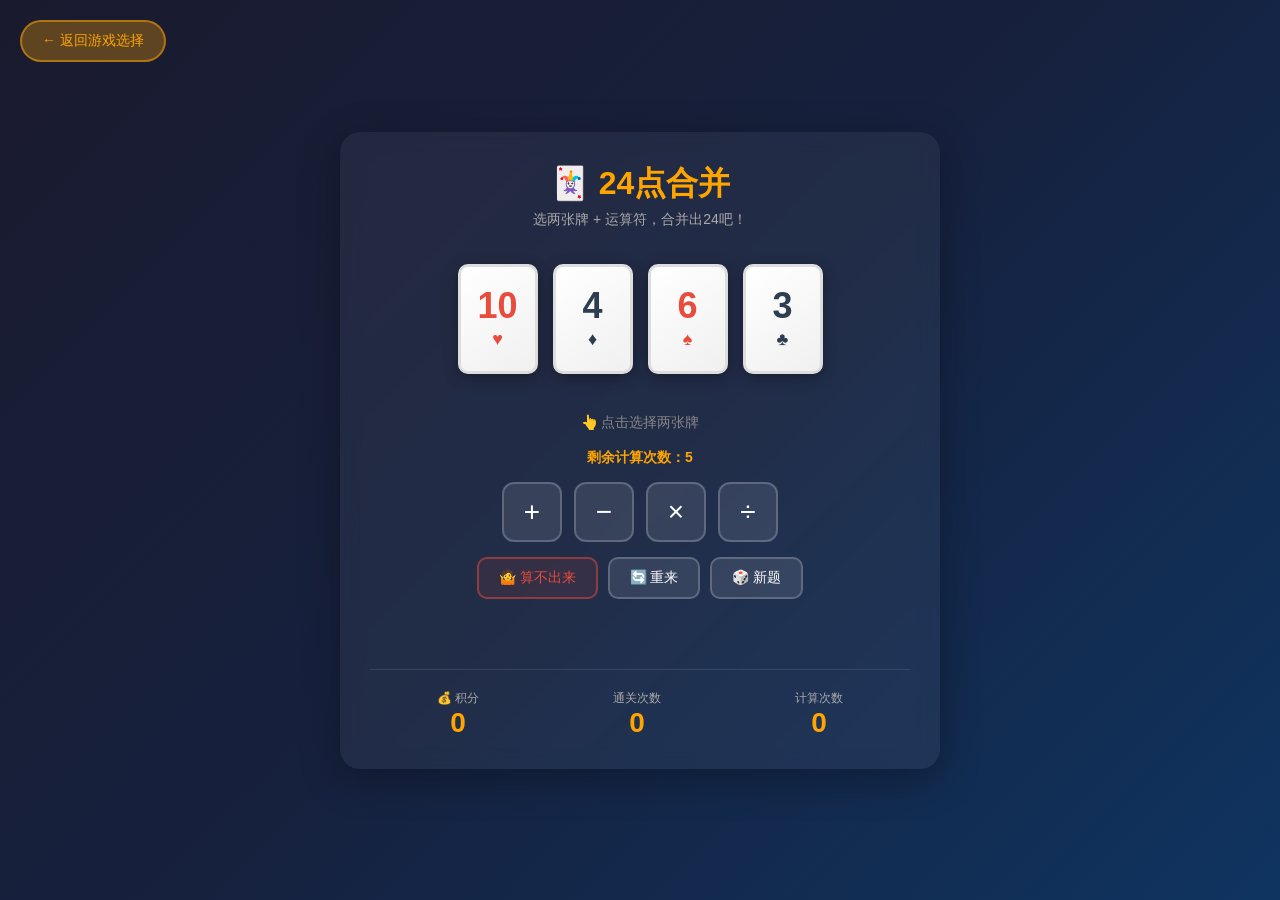
<file: cardgame.html>
<!DOCTYPE html>
<html lang="zh-CN">
<head>
<meta charset="UTF-8">
<meta name="viewport" content="width=device-width, initial-scale=1.0, maximum-scale=1.0, user-scalable=no">
<title>🃏 24点合并</title>
<style>
* { margin: 0; padding: 0; box-sizing: border-box; }
body {
    font-family: 'Arial', sans-serif;
    background: linear-gradient(135deg, #1a1a2e 0%, #16213e 50%, #0f3460 100%);
    min-height: 100vh;
    display: flex;
    flex-direction: column;
    align-items: center;
    justify-content: center;
    color: #fff;
}
.back-btn {
    position: fixed;
    top: 20px;
    left: 20px;
    background: rgba(255, 165, 0, 0.3);
    color: #ffa500;
    border: 2px solid rgba(255, 165, 0, 0.5);
    padding: 10px 20px;
    border-radius: 25px;
    font-size: 14px;
    cursor: pointer;
    text-decoration: none;
    z-index: 1000;
    transition: all 0.3s;
}
.back-btn:hover {
    background: rgba(255, 165, 0, 0.5);
    color: #fff;
    transform: scale(1.05);
}
.game-container {
    background: rgba(255, 255, 255, 0.05);
    border-radius: 20px;
    padding: 30px;
    box-shadow: 0 10px 40px rgba(0, 0, 0, 0.3);
    text-align: center;
    max-width: 600px;
    width: 90%;
    backdrop-filter: blur(10px);
}
.game-title {
    font-size: 32px;
    color: #ffa500;
    margin-bottom: 5px;
    font-weight: bold;
}
.game-subtitle {
    color: #aaa;
    font-size: 14px;
    margin-bottom: 25px;
}
/* 牌面区域 */
.cards-area {
    display: flex;
    justify-content: center;
    gap: 15px;
    margin-bottom: 30px;
    flex-wrap: wrap;
    min-height: 130px;
    align-items: center;
}
.card {
    width: 80px;
    height: 110px;
    background: linear-gradient(145deg, #fff 0%, #f0f0f0 100%);
    border-radius: 10px;
    border: 3px solid #ddd;
    box-shadow: 0 4px 15px rgba(0, 0, 0, 0.3);
    display: flex;
    flex-direction: column;
    align-items: center;
    justify-content: center;
    font-weight: bold;
    position: relative;
    cursor: pointer;
    transition: all 0.3s;
    user-select: none;
}
.card:hover {
    transform: translateY(-5px);
}
.card.selected {
    border-color: #ffa500;
    box-shadow: 0 0 15px rgba(255, 165, 0, 0.5);
    transform: translateY(-10px);
}
.card.red .card-number,
.card.red .card-suit { color: #e74c3c; }
.card.black .card-number,
.card.black .card-suit { color: #2c3e50; }
.card-number {
    font-size: 36px;
    color: #333;
    line-height: 1;
    word-break: break-all;
    max-width: 70px;
}
.card-suit {
    font-size: 18px;
    margin-top: 5px;
}
.card.disabled {
    opacity: 0.3;
    pointer-events: none;
    transform: scale(0.85);
}
/* 操作提示 */
.hint-text {
    color: #888;
    font-size: 14px;
    margin-bottom: 15px;
    min-height: 20px;
}
/* 剩余次数 */
.attempts-left {
    color: #ffa500;
    font-size: 14px;
    margin-bottom: 15px;
    font-weight: bold;
}
/* 运算符按钮 */
.op-buttons {
    display: flex;
    flex-wrap: wrap;
    gap: 12px;
    justify-content: center;
    margin-bottom: 15px;
}
.op-btn {
    width: 60px;
    height: 60px;
    font-size: 28px;
    border: 2px solid rgba(255,255,255,0.2);
    background: rgba(255,255,255,0.1);
    color: #fff;
    border-radius: 12px;
    cursor: pointer;
    transition: all 0.2s;
}
.op-btn:hover:not(:disabled) {
    background: rgba(255, 165, 0, 0.3);
    border-color: #ffa500;
    transform: scale(1.05);
}
.op-btn:disabled {
    opacity: 0.3;
    cursor: not-allowed;
    transform: none;
}
/* 操作按钮 */
.action-buttons {
    display: flex;
    gap: 10px;
    justify-content: center;
    flex-wrap: wrap;
    margin-top: 5px;
}
.action-btn {
    padding: 10px 20px;
    font-size: 14px;
    border: 2px solid rgba(255,255,255,0.2);
    background: rgba(255,255,255,0.1);
    color: #fff;
    border-radius: 10px;
    cursor: pointer;
    transition: all 0.2s;
}
.action-btn:hover:not(:disabled) {
    background: rgba(255, 165, 0, 0.3);
    border-color: #ffa500;
}
.action-btn:disabled {
    opacity: 0.3;
    cursor: not-allowed;
}
/* 无解按钮特殊样式 */
.no-solution-btn {
    border-color: rgba(231, 76, 60, 0.5);
    color: #e74c3c;
    background: rgba(231, 76, 60, 0.1);
}
.no-solution-btn:hover:not(:disabled) {
    background: rgba(231, 76, 60, 0.3);
    border-color: #e74c3c;
}
/* 结果显示 */
.result-message {
    font-size: 20px;
    margin: 20px 0 10px;
    min-height: 30px;
    font-weight: bold;
}
.result-message.success { color: #2ecc71; }
.result-message.error { color: #e74c3c; }
.result-message.info { color: #3498db; }
/* 得分区域 */
.score-area {
    display: flex;
    justify-content: space-around;
    margin-top: 20px;
    padding-top: 20px;
    border-top: 1px solid rgba(255,255,255,0.1);
}
.score-item {
    text-align: center;
}
.score-label {
    font-size: 12px;
    color: #aaa;
}
.score-value {
    font-size: 28px;
    font-weight: bold;
    color: #ffa500;
}
/* 胜利弹窗 */
.victory-overlay {
    position: fixed;
    top: 0;
    left: 0;
    width: 100%;
    height: 100%;
    background: rgba(0, 0, 0, 0.8);
    display: none;
    align-items: center;
    justify-content: center;
    z-index: 1000;
}
.victory-overlay.show {
    display: flex;
}
.victory-box {
    background: white;
    border-radius: 20px;
    padding: 40px;
    text-align: center;
    box-shadow: 0 20px 60px rgba(0, 0, 0, 0.3);
    animation: popIn 0.4s;
    color: #333;
}
@keyframes popIn {
    from { transform: scale(0.5); opacity: 0; }
    to { transform: scale(1); opacity: 1; }
}
.victory-emoji {
    font-size: 64px;
    margin-bottom: 10px;
}
.victory-title {
    font-size: 28px;
    font-weight: bold;
    color: #ffa500;
    margin-bottom: 10px;
}
.victory-detail {
    color: #999;
    margin-bottom: 20px;
}
.victory-buttons {
    display: flex;
    gap: 10px;
    justify-content: center;
}
.victory-btn {
    padding: 10px 25px;
    border: none;
    border-radius: 25px;
    font-size: 16px;
    cursor: pointer;
    transition: all 0.3s;
    font-weight: bold;
}
.victory-btn.again {
    background: #ffa500;
    color: white;
}
.victory-btn.again:hover {
    background: #ff8c00;
    transform: scale(1.05);
}
.victory-btn.back {
    background: #f0f0f0;
    color: #333;
}
.victory-btn.back:hover {
    background: #ddd;
}
/* 失败弹窗 */
.fail-overlay {
    position: fixed;
    top: 0;
    left: 0;
    width: 100%;
    height: 100%;
    background: rgba(0, 0, 0, 0.8);
    display: none;
    align-items: center;
    justify-content: center;
    z-index: 1000;
}
.fail-overlay.show {
    display: flex;
}
.fail-box {
    background: white;
    border-radius: 20px;
    padding: 40px;
    text-align: center;
    box-shadow: 0 20px 60px rgba(0, 0, 0, 0.3);
    animation: popIn 0.4s;
    color: #333;
}
.fail-emoji {
    font-size: 64px;
    margin-bottom: 10px;
}
.fail-title {
    font-size: 28px;
    font-weight: bold;
    color: #e74c3c;
    margin-bottom: 10px;
}
.fail-detail {
    color: #999;
    margin-bottom: 20px;
}
.fail-buttons {
    display: flex;
    gap: 10px;
    justify-content: center;
}
.fail-btn {
    padding: 10px 25px;
    border: none;
    border-radius: 25px;
    font-size: 16px;
    cursor: pointer;
    transition: all 0.3s;
    font-weight: bold;
}
.fail-btn.retry {
    background: #ffa500;
    color: white;
}
.fail-btn.retry:hover {
    background: #ff8c00;
    transform: scale(1.05);
}
.fail-btn.new {
    background: #f0f0f0;
    color: #333;
}
.fail-btn.new:hover {
    background: #ddd;
}
/* 分数变化提示 */
.score-popup {
    position: fixed;
    top: 40%;
    left: 50%;
    transform: translate(-50%, -50%);
    background: rgba(0, 0, 0, 0.8);
    color: #fff;
    padding: 15px 30px;
    border-radius: 25px;
    font-size: 24px;
    font-weight: bold;
    z-index: 2000;
    pointer-events: none;
    animation: scoreFloat 1s ease-out forwards;
}
.score-popup.positive { color: #2ecc71; }
.score-popup.negative { color: #e74c3c; }
@keyframes scoreFloat {
    0% { opacity: 1; transform: translate(-50%, -50%); }
    100% { opacity: 0; transform: translate(-50%, -150%); }
}
</style>
</head>
<body>
<button class="back-btn" onclick="location.href='index.html'">← 返回游戏选择</button>
<div class="game-container">
    <div class="game-title">🃏 24点合并</div>
    <div class="game-subtitle">选两张牌 + 运算符，合并出24吧！</div>
    <!-- 牌面区域 -->
    <div class="cards-area" id="cardsArea"></div>
    <!-- 操作提示 -->
    <div class="hint-text" id="hintText">👆 点击选择两张牌</div>
    <!-- 剩余次数 -->
    <div class="attempts-left" id="attemptsLeft">剩余计算次数：5</div>
    <!-- 运算符按钮 -->
    <div class="op-buttons">
        <button class="op-btn" onclick="applyOperator('+')">+</button>
        <button class="op-btn" onclick="applyOperator('-')">−</button>
        <button class="op-btn" onclick="applyOperator('×')">×</button>
        <button class="op-btn" onclick="applyOperator('÷')">÷</button>
    </div>
    <!-- 操作按钮 -->
    <div class="action-buttons">
        <button class="action-btn no-solution-btn" onclick="claimNoSolution()">🤷 算不出来</button>
        <button class="action-btn" onclick="resetGame()">🔄 重来</button>
        <button class="action-btn" onclick="newPuzzle()">🎲 新题</button>
    </div>
    <!-- 结果显示 -->
    <div class="result-message" id="resultMessage"></div>
    <!-- 得分区域 -->
    <div class="score-area">
        <div class="score-item">
            <div class="score-label">💰 积分</div>
            <div class="score-value" id="totalScore">0</div>
        </div>
        <div class="score-item">
            <div class="score-label">通关次数</div>
            <div class="score-value" id="winCount">0</div>
        </div>
        <div class="score-item">
            <div class="score-label">计算次数</div>
            <div class="score-value" id="calcCount">0</div>
        </div>
    </div>
</div>
<!-- 胜利弹窗 -->
<div class="victory-overlay" id="victoryOverlay">
    <div class="victory-box">
        <div class="victory-emoji">🎉</div>
        <div class="victory-title">恭喜通关！</div>
        <div class="victory-detail" id="victoryDetail">共用了 0 次计算！+100分</div>
        <div class="victory-buttons">
            <button class="victory-btn again" onclick="newPuzzle()">🎲 再来一题</button>
            <button class="victory-btn back" onclick="resetGame()">🔄 重试本题</button>
        </div>
    </div>
</div>
<!-- 失败弹窗 -->
<div class="fail-overlay" id="failOverlay">
    <div class="fail-box">
        <div class="fail-emoji">😢</div>
        <div class="fail-title">挑战失败！</div>
        <div class="fail-detail" id="failDetail">计算次数用完了</div>
        <div class="fail-buttons">
            <button class="fail-btn retry" onclick="resetGame()">🔄 重试本题</button>
            <button class="fail-btn new" onclick="newPuzzle()">🎲 换一题</button>
        </div>
    </div>
</div>
<script>
// ========== 游戏状态 ==========
let cards = [];           // 当前所有卡牌（分数数组，用 {n: 分子, d: 分母} 表示）
let originalCards = [];   // 保存原始题目（用于重试）
let selectedIndexes = []; // 选中的卡牌索引
let calcCount = 0;        // 当前题计算次数
let winCount = 0;         // 通关次数
let totalScore = 0;       // 总积分
let isVictory = false;    // 是否胜利
let isFailed = false;     // 是否失败
let gameOver = false;     // 游戏是否结束（无论胜/负）
let maxAttempts = 5;      // 最大计算次数限制

// 积分规则
const SCORE_PER_CALC = 10;      // 每次成功计算
const SCORE_WIN = 100;          // 成功算出24
const SCORE_NO_SOLUTION = 150;  // 正确判定无解（比算出24分更多）
const SCORE_WRONG_NO_SOLUTION = -50; // 误判无解（其实有解）

// ========== 分数工具函数 ==========
// 计算最大公约数
function gcd(a, b) {
    a = Math.abs(a);
    b = Math.abs(b);
    while (b !== 0) {
        [a, b] = [b, a % b];
    }
    return a;
}

// 创建分数（自动约分）
function makeFraction(n, d = 1) {
    if (d === 0) return null; // 分母不能为0
    const g = gcd(n, d);
    n = n / g;
    d = d / g;
    // 规范：分母永远为正，符号放在分子上
    if (d < 0) {
        n = -n;
        d = -d;
    }
    return { n, d };
}

// 分数加减乘除
function fracAdd(a, b) { return makeFraction(a.n * b.d + b.n * a.d, a.d * b.d); }
function fracSub(a, b) { return makeFraction(a.n * b.d - b.n * a.d, a.d * b.d); }
function fracMul(a, b) { return makeFraction(a.n * b.n, a.d * b.d); }
function fracDiv(a, b) { return makeFraction(a.n * b.d, a.d * b.n); }

// 分数转显示字符串
function fracToString(f) {
    if (!f) return 'null';
    if (f.d === 1) return f.n.toString();
    if (f.n === 0) return '0';
    return `${f.n}/${f.d}`;
}

// 分数是否等于24
function is24(frac) {
    return frac.n === 24 && frac.d === 1;
}

// ========== 生成随机牌 ==========
function generateCards() {
    const nums = [];
    for (let i = 0; i < 4; i++) {
        nums.push(Math.floor(Math.random() * 13) + 1);
    }
    // 检查是否有解，没有就重新生成
    let solution = solve(nums);
    let attempts = 0;
    while (!solution && attempts < 100) {
        for (let i = 0; i < 4; i++) {
            nums[i] = Math.floor(Math.random() * 13) + 1;
        }
        solution = solve(nums);
        attempts++;
    }
    // 转为分数格式
    return nums.map(n => makeFraction(n));
}

// ========== 求解24点（用分数）==========
function solve(nums) {
    const ops = [fracAdd, fracSub, fracMul, fracDiv];
    
    function trySolve(fractions) {
        if (fractions.length === 1) {
            return is24(fractions[0]);
        }
        for (let i = 0; i < fractions.length; i++) {
            for (let j = 0; j < fractions.length; j++) {
                if (i === j) continue;
                for (const op of ops) {
                    const val = op(fractions[i], fractions[j]);
                    if (val === null) continue; // 除零等情况
                    const newFracs = [];
                    for (let k = 0; k < fractions.length; k++) {
                        if (k !== i && k !== j) newFracs.push(fractions[k]);
                    }
                    newFracs.push(val);
                    if (trySolve(newFracs)) return true;
                }
            }
        }
        return false;
    }
    
    return trySolve(nums.map(n => makeFraction(n)));
}

// ========== 积分相关 ==========
// 加分并显示浮动效果
function addScore(points, showPopup = true) {
    totalScore += points;
    document.getElementById('totalScore').textContent = totalScore;
    
    if (showPopup && points !== 0) {
        const popup = document.createElement('div');
        const sign = points > 0 ? '+' : '';
        popup.className = `score-popup ${points > 0 ? 'positive' : 'negative'}`;
        popup.textContent = `${sign}${points} 分`;
        document.body.appendChild(popup);
        setTimeout(() => popup.remove(), 1000);
    }
}

// ========== 初始化新题 ==========
function newPuzzle() {
    originalCards = generateCards();
    // 换新题，重置剩余次数
    calcCount = 0;
    document.getElementById('calcCount').textContent = '0';
    resetGame();
}

// ========== 重置当前题 ==========
function resetGame() {
    cards = [...originalCards];  // 恢复原始题目
    selectedIndexes = [];
    // calcCount 不重置，剩余次数保持
    isVictory = false;
    isFailed = false;
    gameOver = false;
    document.getElementById('resultMessage').textContent = '';
    document.getElementById('resultMessage').className = 'result-message';
    document.getElementById('victoryOverlay').classList.remove('show');
    document.getElementById('failOverlay').classList.remove('show');
    document.getElementById('hintText').textContent = '👆 点击选择两张牌';
    updateAttemptsDisplay();
    renderCards();
    enableAllButtons();
}
// ========== 更新剩余次数显示 ==========
function updateAttemptsDisplay() {
    const remaining = maxAttempts - calcCount;
    document.getElementById('attemptsLeft').textContent = `剩余计算次数：${remaining}`;
    if (remaining <= 0) {
        // 计算次数用完，自动换新题
        gameOver = true;
        document.getElementById('hintText').textContent = '😅 计算次数用完了，自动换新题...';
        disableAllButtons();
        setTimeout(() => {
            newPuzzle();
        }, 1500);
    }
}

// ========== 禁用/启用所有操作按钮 ==========
function enableAllButtons() {
    document.querySelectorAll('.op-btn').forEach(btn => btn.disabled = false);
    document.querySelectorAll('.action-btn').forEach(btn => btn.disabled = false);
}

function disableAllButtons() {
    document.querySelectorAll('.op-btn').forEach(btn => btn.disabled = true);
    document.querySelectorAll('.action-btn').forEach(btn => btn.disabled = true);
}

// ========== 渲染卡牌 ==========
function renderCards() {
    const area = document.getElementById('cardsArea');
    area.innerHTML = '';
    const suits = ['♥', '♦', '♠', '♣'];
    cards.forEach((frac, index) => {
        const isRed = index % 2 === 0;
        const isSelected = selectedIndexes.includes(index);
        const card = document.createElement('div');
        card.className = `card ${isRed ? 'red' : 'black'} ${isSelected ? 'selected' : ''}`;
        if (gameOver) {
            card.classList.add('disabled');
        }
        if (!gameOver) {
            card.onclick = () => toggleSelect(index);
        }
        const displayNum = fracToString(frac);
        // 如果分数较长，缩小字体
        const fontSize = displayNum.length > 5 ? '20px' : (displayNum.length > 3 ? '28px' : '36px');
        card.innerHTML = `
            <span class="card-number" style="font-size:${fontSize}">${displayNum}</span>
            <span class="card-suit">${suits[index % 4]}</span>
        `;
        area.appendChild(card);
    });
}

// ========== 点击选择卡牌 ==========
function toggleSelect(index) {
    if (gameOver) return;
    if (selectedIndexes.includes(index)) {
        // 取消选中
        selectedIndexes = selectedIndexes.filter(i => i !== index);
    } else {
        // 最多选两张
        if (selectedIndexes.length >= 2) {
            selectedIndexes = [selectedIndexes[1], index];
        } else {
            selectedIndexes.push(index);
        }
    }
    // 更新提示
    updateHint();
    renderCards();
}

// ========== 更新提示文字 ==========
function updateHint() {
    const hint = document.getElementById('hintText');
    if (selectedIndexes.length === 0) {
        hint.textContent = '👆 点击选择两张牌';
    } else if (selectedIndexes.length === 1) {
        hint.textContent = `已选 ${fracToString(cards[selectedIndexes[0]])}，再选一张`;
    } else {
        hint.textContent = `已选 ${fracToString(cards[selectedIndexes[0]])} 和 ${fracToString(cards[selectedIndexes[1]])}，选择运算符`;
    }
}

// ========== 应用运算符 ==========
function applyOperator(op) {
    if (gameOver) return;
    if (selectedIndexes.length !== 2) {
        showMessage('⚠️ 请先选择两张牌！', 'error');
        return;
    }
    
    // 检查剩余次数
    if (calcCount >= maxAttempts) {
        showMessage('❌ 计算次数已用完！', 'error');
        updateAttemptsDisplay();
        return;
    }
    
    const [i1, i2] = selectedIndexes;
    const a = cards[i1];
    const b = cards[i2];
    let result;
    
    switch (op) {
        case '+': result = fracAdd(a, b); break;
        case '-': result = fracSub(a, b); break;
        case '×': result = fracMul(a, b); break;
        case '÷':
            result = fracDiv(a, b);
            if (result === null) {
                showMessage('❌ 不能除以0！', 'error');
                return;
            }
            break;
    }
    
    
    
    updateAttemptsDisplay();
    
    // 移除两张牌，替换为新牌
    const newCards = [];
    for (let i = 0; i < cards.length; i++) {
        if (i === i1 || i === i2) continue;
        newCards.push(cards[i]);
    }
    newCards.push(result);
    cards = newCards;
    selectedIndexes = [];
    renderCards();
    
     // 检查结果
    if (cards.length === 1) {
        if (is24(cards[0])) {
            // 胜利！
            winCount++;
            document.getElementById('winCount').textContent = winCount;
            addScore(SCORE_WIN);
            showVictory();
        } else {
            // 结果不是24，扣减剩余次数
            showMessage(`❌ 结果是 ${fracToString(cards[0])}，不是 24！`, 'error');
            document.getElementById('hintText').textContent = '😅 结果不是24，点击"重来"试试其他方法';
            // 扣减剩余次数
            calcCount++;
            document.getElementById('calcCount').textContent = calcCount;
            updateAttemptsDisplay();
            // 扣分
            addScore(-20);
        }
    }else {
        // 还有多张牌，继续
            showMessage(`✅ ${fracToString(a)} ${op} ${fracToString(b)} = ${fracToString(result)}`, 'info');
        updateHint();
        
        // 检查是否还有剩余次数
        if (calcCount >= maxAttempts) {
            gameOver = true;
            document.getElementById('hintText').textContent = '⏰ 计算次数用完，游戏结束！';
            showFailOverlay('计算次数用完了，挑战失败！');
            disableAllButtons();
        }
    }
}

// ========== 无解判定 ==========
function claimNoSolution() {
    if (gameOver) return;
    
    // 用当前cards的数值来检查当前局面是否有解
    const currentNums = cards.map(f => f.n / f.d); // 转成数字
    const hasSolution = solve(currentNums);
    
    if (!hasSolution) {
        // 确认无解，加分（比算出24分更多）
        showMessage('✅ 确实无解！+150分', 'success');
        document.getElementById('hintText').textContent = '🎉 恭喜判定正确！点击"新题"继续';
        addScore(SCORE_NO_SOLUTION);
        // 本题结束，显示弹窗
        gameOver = true;
        disableAllButtons();
        setTimeout(() => {
            document.getElementById('failOverlay').classList.add('show');
            document.getElementById('failDetail').textContent = '✅ 确实无解！+150分，本题结束！';
        }, 500);
    }    else {
        // 其实有解，扣分并扣减剩余次数
        showMessage('❌ 其实有解！-50分，扣1次机会', 'error');
        document.getElementById('hintText').textContent = '😅 再仔细想想，这张题是有解的！';
        addScore(SCORE_WRONG_NO_SOLUTION);
        // 扣减剩余次数
        calcCount++;
        document.getElementById('calcCount').textContent = calcCount;
        updateAttemptsDisplay();
        // 如果还有次数，游戏继续
        if (calcCount < maxAttempts) {
            gameOver = false;
            enableAllButtons();
            renderCards();
        }
    }
}
// ========== 显示消息 ==========
function showMessage(text, type) {
    const msg = document.getElementById('resultMessage');
    msg.textContent = text;
    msg.className = `result-message ${type}`;
}

// ========== 胜利弹窗 ==========
function showVictory() {
    isVictory = true;
    gameOver = true;
    showMessage('🎉 恭喜！你算出了24！(+100分)', 'success');
    document.getElementById('victoryDetail').textContent = `共用了 ${calcCount} 次计算！+100分`;
    disableAllButtons();
    setTimeout(() => {
        document.getElementById('victoryOverlay').classList.add('show');
    }, 500);
}

// ========== 失败弹窗 ==========
function showFailOverlay(detail) {
    document.getElementById('failDetail').textContent = detail;
    setTimeout(() => {
        document.getElementById('failOverlay').classList.add('show');
    }, 500);
}

// ========== 初始化 ==========
newPuzzle();
</script>
</body>
</html>
</file>
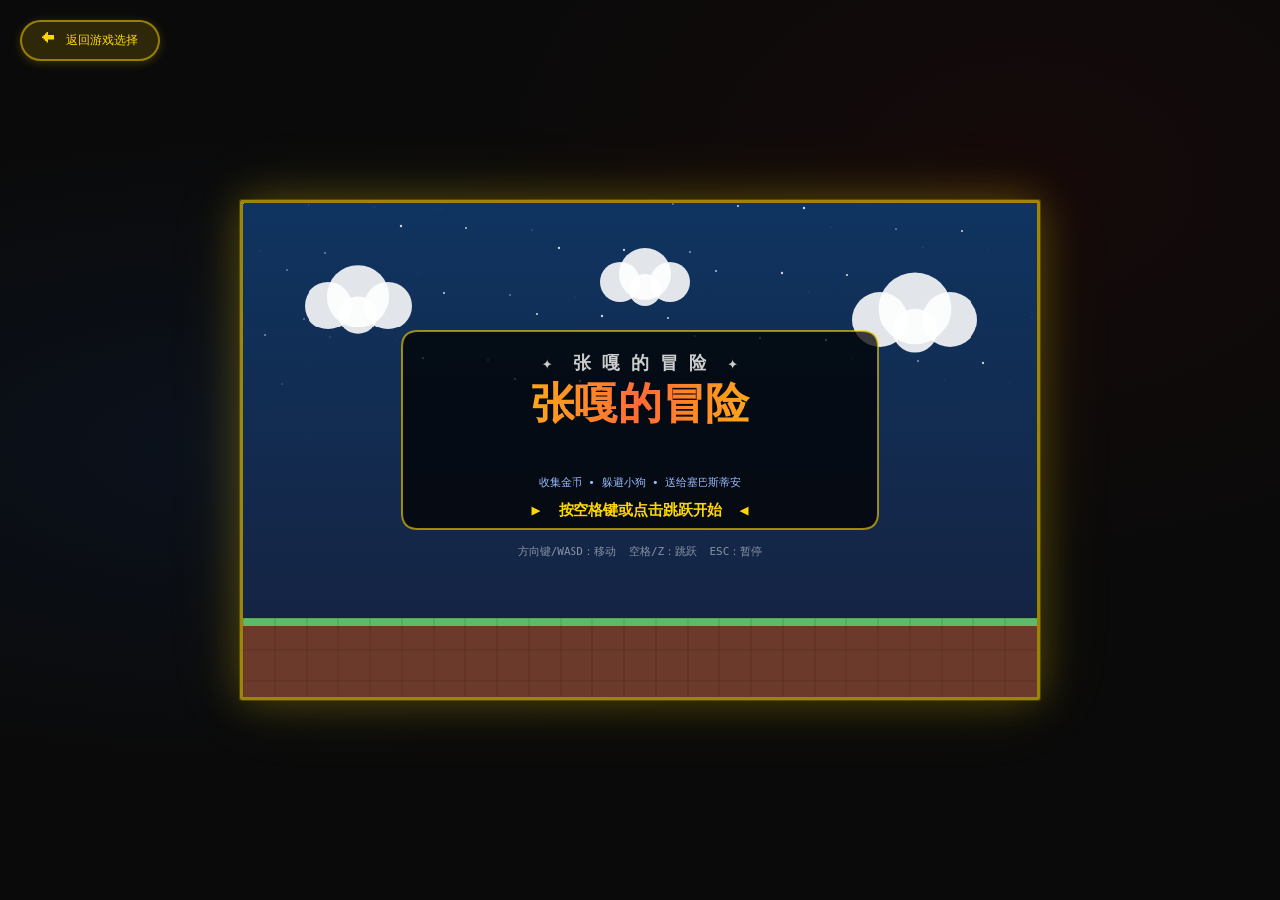
<file: game.html>
<!DOCTYPE html>
<html lang="en">
<head>
  <meta charset="UTF-8" />
  <meta name="viewport" content="width=device-width, initial-scale=1.0, maximum-scale=1.0, user-scalable=no" />
  <title>张嘎的冒险</title>
  <link rel="stylesheet" href="game.css" />
</head>
<body>
  <!-- 返回游戏选择按钮 -->
  <button class="back-btn" onclick="location.href='index.html'">← 返回游戏选择</button>
  
  <div id="game-container">
    <canvas id="gameCanvas" width="800" height="500"></canvas>

    <!-- Mobile Touch Controls -->
    <div id="mobile-controls">
      <div id="left-controls">
        <button class="ctrl-btn" id="btn-left">&#9664;</button>
        <button class="ctrl-btn" id="btn-right">&#9654;</button>
      </div>
      <div id="right-controls">
        <button class="ctrl-btn" id="btn-jump">&#9650;</button>
      </div>
    </div>
  </div>

  <script src="game.js"></script>
</body>
</html>
</file>
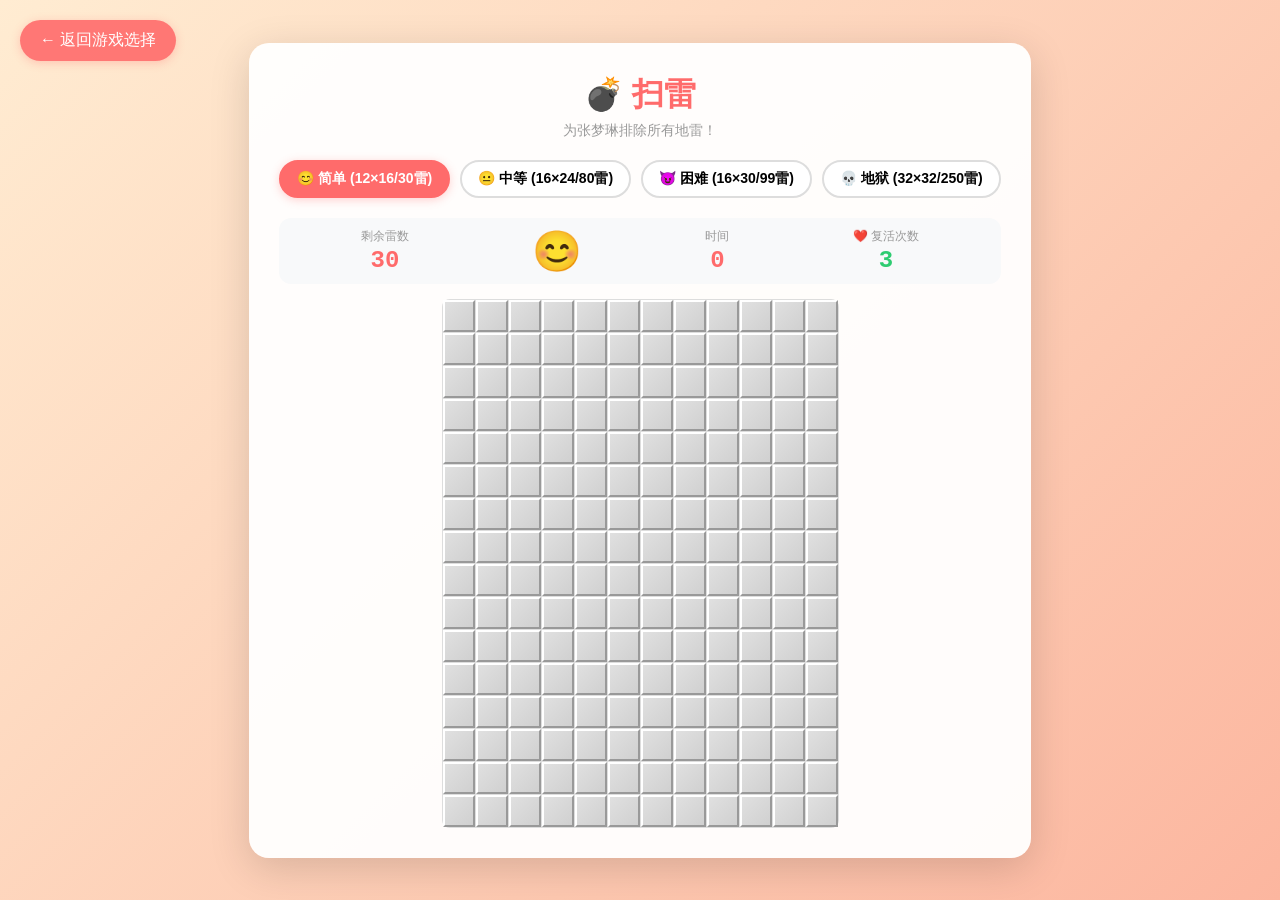
<file: minesweeper.html>
<!DOCTYPE html>
<html lang="zh-CN">
<head>
<meta charset="UTF-8">
<meta name="viewport" content="width=device-width, initial-scale=1.0">
<title>💣 扫雷 - 生日游戏</title>
<style>
* { margin: 0; padding: 0; box-sizing: border-box; }
body {
font-family: 'Arial', sans-serif;
background: linear-gradient(135deg, #ffecd2 0%, #fcb69f 100%);
min-height: 100vh;
display: flex;
flex-direction: column;
align-items: center;
justify-content: center;
}
/* 顶部返回按钮 */
.back-btn {
position: fixed;
top: 20px;
left: 20px;
background: rgba(255, 107, 107, 0.9);
color: white;
border: none;
padding: 10px 20px;
border-radius: 25px;
font-size: 16px;
cursor: pointer;
box-shadow: 0 2px 10px rgba(255, 107, 107, 0.3);
transition: all 0.3s;
}
.back-btn:hover {
transform: scale(1.05);
background: #ff6b6b;
}
/* 主容器 */
.game-container {
background: rgba(255, 255, 255, 0.95);
border-radius: 20px;
padding: 30px;
box-shadow: 0 10px 40px rgba(0, 0, 0, 0.15);
max-width: 95vw;
max-height: 92vh;
overflow: auto;
}
/* 标题 */
.game-title {
text-align: center;
font-size: 32px;
color: #ff6b6b;
margin-bottom: 5px;
font-weight: bold;
}
.game-subtitle {
text-align: center;
color: #999;
font-size: 14px;
margin-bottom: 20px;
}
/* 难度选择 */
.difficulty-select {
display: flex;
gap: 10px;
justify-content: center;
margin-bottom: 20px;
flex-wrap: wrap;
}
.diff-btn {
padding: 8px 16px;
border: 2px solid #ddd;
border-radius: 25px;
background: white;
cursor: pointer;
font-size: 14px;
transition: all 0.3s;
font-weight: bold;
}
.diff-btn:hover {
border-color: #ff6b6b;
color: #ff6b6b;
}
.diff-btn.active {
background: #ff6b6b;
color: white;
border-color: #ff6b6b;
box-shadow: 0 2px 10px rgba(255, 107, 107, 0.3);
}
/* 游戏信息栏 */
.game-info {
display: flex;
justify-content: space-around;
align-items: center;
margin-bottom: 15px;
padding: 10px 20px;
background: #f8f9fa;
border-radius: 12px;
}
.info-item {
text-align: center;
}
.info-label {
font-size: 12px;
color: #999;
margin-bottom: 2px;
}
.info-value {
font-size: 24px;
font-weight: bold;
color: #ff6b6b;
font-family: 'Courier New', monospace;
}
.revive-value {
color: #2ecc71 !important;
}
.face-btn {
font-size: 40px;
cursor: pointer;
background: none;
border: none;
transition: transform 0.2s;
line-height: 1;
}
.face-btn:hover {
transform: scale(1.1);
}
/* 游戏棋盘 */
.board {
display: grid;
gap: 1px;
background: #ddd;
padding: 1px;
border-radius: 8px;
user-select: none;
margin: 0 auto;
width: fit-content;
}
/* 单元格 */
.cell {
width: 32px;
height: 32px;
display: flex;
align-items: center;
justify-content: center;
font-size: 16px;
font-weight: bold;
cursor: pointer;
transition: all 0.1s;
background: #e8e8e8;
border: 2px solid;
border-color: #fff #999 #999 #fff;
position: relative;
}
.cell.revealed {
border: 1px solid #ddd;
background: #f8f9fa;
cursor: default;
}
.cell.hidden {
background: linear-gradient(135deg, #e0e0e0, #d0d0d0);
}
.cell.hidden:hover {
background: #ccc;
transform: scale(0.95);
}
.cell.revived {
background: #d4efdf !important;
animation: reviveFlash 0.6s;
}
@keyframes reviveFlash {
0% { background: #e74c3c; transform: scale(1.2); }
50% { background: #f9e79f; transform: scale(1.1); }
100% { background: #d4efdf; transform: scale(1); }
}
/* 被复活消除的雷标记 */
.cell.revived-mine {
background: #ffeef8 !important;
}
.revived-mine-icon {
font-size: 18px;
}
/* 数字颜色 */
.n1 { color: #3498db; }
.n2 { color: #2ecc71; }
.n3 { color: #e74c3c; }
.n4 { color: #8e44ad; }
.n5 { color: #d35400; }
.n6 { color: #16a085; }
.n7 { color: #2c3e50; }
.n8 { color: #7f8c8d; }
/* 地雷 */
.mine { font-size: 18px; }
.mine.exploded {
background: #e74c3c !important;
animation: shake 0.3s;
}
/* 旗帜 */
.flag { font-size: 18px; }
/* 动画 */
@keyframes shake {
0%, 100% { transform: translateX(0); }
25% { transform: translateX(-2px); }
75% { transform: translateX(2px); }
}
/* 游戏结束提示 */
.game-over-overlay {
position: fixed;
top: 0;
left: 0;
width: 100%;
height: 100%;
background: rgba(0, 0, 0, 0.7);
display: flex;
align-items: center;
justify-content: center;
z-index: 1000;
opacity: 0;
pointer-events: none;
transition: opacity 0.3s;
}
.game-over-overlay.show {
opacity: 1;
pointer-events: all;
}
.game-over-box {
background: white;
border-radius: 20px;
padding: 40px;
text-align: center;
box-shadow: 0 20px 60px rgba(0, 0, 0, 0.3);
animation: popIn 0.4s;
}
@keyframes popIn {
from { transform: scale(0.5); opacity: 0; }
to { transform: scale(1); opacity: 1; }
}
.game-over-emoji {
font-size: 64px;
margin-bottom: 10px;
}
.game-over-title {
font-size: 28px;
font-weight: bold;
color: #ff6b6b;
margin-bottom: 10px;
}
.game-over-detail {
color: #999;
margin-bottom: 20px;
}
.game-over-buttons {
display: flex;
gap: 10px;
justify-content: center;
}
.over-btn {
padding: 10px 25px;
border: none;
border-radius: 25px;
font-size: 16px;
cursor: pointer;
transition: all 0.3s;
font-weight: bold;
}
.over-btn.again {
background: #ff6b6b;
color: white;
}
.over-btn.again:hover {
background: #ff5252;
transform: scale(1.05);
}
.over-btn.back {
background: #f0f0f0;
color: #333;
}
.over-btn.back:hover {
background: #ddd;
}
/* 复活弹窗 */
.revive-overlay {
position: fixed;
top: 0;
left: 0;
width: 100%;
height: 100%;
background: rgba(0, 0, 0, 0.7);
display: flex;
align-items: center;
justify-content: center;
z-index: 2000;
opacity: 0;
pointer-events: none;
transition: opacity 0.3s;
}
.revive-overlay.show {
opacity: 1;
pointer-events: all;
}
.revive-box {
background: white;
border-radius: 20px;
padding: 35px 40px;
text-align: center;
box-shadow: 0 20px 60px rgba(0, 0, 0, 0.3);
animation: popIn 0.4s;
max-width: 300px;
}
.revive-emoji {
font-size: 56px;
margin-bottom: 10px;
}
.revive-title {
font-size: 24px;
font-weight: bold;
color: #2ecc71;
margin-bottom: 8px;
}
.revive-detail {
color: #999;
margin-bottom: 20px;
font-size: 14px;
}
.revive-buttons {
display: flex;
gap: 10px;
justify-content: center;
}
.revive-btn {
padding: 10px 25px;
border: none;
border-radius: 25px;
font-size: 15px;
cursor: pointer;
transition: all 0.3s;
font-weight: bold;
}
.revive-btn.yes {
background: linear-gradient(135deg, #2ecc71, #27ae60);
color: white;
}
.revive-btn.yes:hover {
transform: scale(1.05);
box-shadow: 0 4px 15px rgba(46, 204, 113, 0.4);
}
.revive-btn.no {
background: #f0f0f0;
color: #333;
}
.revive-btn.no:hover {
background: #ddd;
}
/* 响应式 */
@media (max-width: 1024px) {
.cell { width: 26px; height: 26px; font-size: 14px; }
}
@media (max-width: 768px) {
.cell { width: 20px; height: 20px; font-size: 12px; }
.game-info { padding: 5px 10px; }
.info-value { font-size: 18px; }
.face-btn { font-size: 30px; }
.revive-box { padding: 25px 20px; }
.revive-title { font-size: 20px; }
}
</style>
</head>
<body>
<button class="back-btn" onclick="location.href='index.html'">← 返回游戏选择</button>
<div class="game-container">
<div class="game-title">💣 扫雷</div>
<div class="game-subtitle">为张梦琳排除所有地雷！</div>
<!-- 难度选择 -->
<div class="difficulty-select">
<button class="diff-btn easy active" onclick="changeDifficulty('easy')">😊 简单 (12×16/30雷)</button>
<button class="diff-btn medium" onclick="changeDifficulty('medium')">😐 中等 (16×24/80雷)</button>
<button class="diff-btn hard" onclick="changeDifficulty('hard')">😈 困难 (16×30/99雷)</button>
<button class="diff-btn extreme" onclick="changeDifficulty('extreme')">💀 地狱 (32×32/250雷)</button>
</div>
<!-- 游戏信息栏 -->
<div class="game-info">
<div class="info-item">
<div class="info-label">剩余雷数</div>
<div class="info-value" id="mineCount">30</div>
</div>
<button class="face-btn" id="faceBtn" onclick="resetGame()">😊</button>
<div class="info-item">
<div class="info-label">时间</div>
<div class="info-value" id="timeCount">0</div>
</div>
<div class="info-item">
<div class="info-label">❤️ 复活次数</div>
<div class="info-value revive-value" id="reviveCount">3</div>
</div>
</div>
<!-- 棋盘 -->
<div class="board" id="board"></div>
</div>
<!-- 复活弹窗 -->
<div class="revive-overlay" id="reviveOverlay">
<div class="revive-box">
<div class="revive-emoji">💖</div>
<div class="revive-title">命运眷顾！</div>
<div class="revive-detail" id="reviveDetail">你还有 3 次复活机会，是否选择复活？</div>
<div class="revive-buttons">
<button class="revive-btn yes" onclick="revive()">✨ 复活</button>
<button class="revive-btn no" onclick="refuseRevive()">💀 结束</button>
</div>
</div>
</div>
<!-- 游戏结束弹窗 -->
<div class="game-over-overlay" id="gameOverOverlay">
<div class="game-over-box">
<div class="game-over-emoji" id="overEmoji">🎉</div>
<div class="game-over-title" id="overTitle">恭喜通关！</div>
<div class="game-over-detail" id="overDetail">用时: 0秒 | 雷数: 30</div>
<div class="game-over-buttons">
<button class="over-btn again" onclick="resetGame()">🔄 再来一局</button>
<button class="over-btn back" onclick="location.href='index.html'">🏠 返回</button>
</div>
</div>
</div>
<script>
// ========== 游戏配置 ==========
const DIFFICULTIES = {
easy:    { cols: 12, rows: 16, mines: 30,  name: '简单' },
medium:  { cols: 16, rows: 24, mines: 80,  name: '中等' },
hard:    { cols: 30, rows: 16, mines: 99,  name: '困难' },
extreme: { cols: 32, rows: 32, mines: 250, name: '地狱' }
};
// ========== 游戏状态 ==========
const MAX_REVIVES = 3;
let gameState = {
difficulty: 'easy',
cols: 12,
rows: 16,
mines: 30,
board: [],
revealed: [],
flagged: [],
revived: [],        // 记录哪些格子被复活过（踩雷后复活的位置）
firstClick: true,
gameOver: false,
won: false,
minesLeft: 30,
time: 0,
timerInterval: null,
revives: MAX_REVIVES,
explodedCell: null,
revivePending: false,
reviveTargetR: -1,
reviveTargetC: -1
};
// ========== 双击检测（300ms内第二次点击为双击） ==========
let clickTimer = null;
let lastClickCell = null;
let clickCount = 0;
function handleCellClick(r, c, e) {
if (gameState.gameOver || gameState.revivePending) return;
// 复活过的地方不能点击
if (gameState.revived[r][c]) return;
// 如果是双击判断
if (lastClickCell && lastClickCell.r === r && lastClickCell.c === c && clickCount === 1) {
clickCount = 0;
lastClickCell = null;
clearTimeout(clickTimer);
handleDoubleClick(r, c);
return;
}
// 第一次点击
clickCount = 1;
lastClickCell = { r, c };
clickTimer = setTimeout(() => {
clickCount = 0;
lastClickCell = null;
}, 300);
// 执行单击逻辑
handleClick(r, c);
}
// ========== 绘制棋盘 ==========
function renderBoard() {
const boardEl = document.getElementById('board');
boardEl.style.gridTemplateColumns = `repeat(${gameState.cols}, 1fr)`;
// 如果是首次渲染，创建所有格子
if (boardEl.children.length === 0) {
for (let r = 0; r < gameState.rows; r++) {
for (let c = 0; c < gameState.cols; c++) {
const cell = document.createElement('div');
cell.className = 'cell hidden';
cell.dataset.row = r;
cell.dataset.col = c;
cell.addEventListener('click', (e) => handleCellClick(r, c, e));
cell.addEventListener('contextmenu', (e) => handleRightClick(r, c, e));
boardEl.appendChild(cell);
}
}
}
// 更新已有格子内容（不重建 DOM）
const cells = boardEl.children;
for (let r = 0; r < gameState.rows; r++) {
for (let c = 0; c < gameState.cols; c++) {
const index = r * gameState.cols + c;
const cell = cells[index];
const isRevealed = gameState.revealed[r][c];
const isFlagged = gameState.flagged[r][c];
const isRevived = gameState.revived[r][c];
// 重置类名（保留复活标记）
cell.className = 'cell';
cell.classList.add(isRevealed ? 'revealed' : 'hidden');
// 复活过的格子特殊处理
if (isRevived) {
cell.classList.add('revived-mine');
cell.innerHTML = '💖';
cell.classList.add('revived-mine-icon');
} else if (isRevealed) {
// 更新内容
if (gameState.board[r][c] === -1) {
cell.innerHTML = '💣';
cell.classList.add('mine');
} else if (gameState.board[r][c] > 0) {
cell.innerHTML = gameState.board[r][c];
cell.classList.add('n' + gameState.board[r][c]);
} else {
cell.innerHTML = '';
}
} else if (isFlagged) {
cell.innerHTML = '🚩';
cell.classList.add('flag');
} else {
cell.innerHTML = '';
}
// 更新爆炸效果
if (gameState.explodedCell && gameState.explodedCell.r === r && gameState.explodedCell.c === c && !isRevived) {
cell.classList.add('exploded');
}
}
}
}
// ========== 初始化游戏 ==========
function changeDifficulty(diff) {
const d = DIFFICULTIES[diff];
gameState.difficulty = diff;
gameState.cols = d.cols;
gameState.rows = d.rows;
gameState.mines = d.mines;
// 更新按钮状态
document.querySelectorAll('.diff-btn').forEach(btn => btn.classList.remove('active'));
document.querySelector('.diff-btn.' + diff).classList.add('active');
resetGame();
}
function initBoard() {
gameState.board = [];
gameState.revealed = [];
gameState.flagged = [];
gameState.revived = [];
for (let r = 0; r < gameState.rows; r++) {
gameState.board[r] = [];
gameState.revealed[r] = [];
gameState.flagged[r] = [];
gameState.revived[r] = [];
for (let c = 0; c < gameState.cols; c++) {
gameState.board[r][c] = 0;
gameState.revealed[r][c] = false;
gameState.flagged[r][c] = false;
gameState.revived[r][c] = false;
}
}
}
function placeMines(safeR, safeC) {
let placed = 0;
while (placed < gameState.mines) {
const r = Math.floor(Math.random() * gameState.rows);
const c = Math.floor(Math.random() * gameState.cols);
// 第一下点击的格子及其周围3x3区域不能有雷
if (r >= safeR - 1 && r <= safeR + 1 && c >= safeC - 1 && c <= safeC + 1) continue;
if (gameState.board[r][c] === -1) continue;
gameState.board[r][c] = -1;
placed++;
}
calculateNumbers();
}
function calculateNumbers() {
for (let r = 0; r < gameState.rows; r++) {
for (let c = 0; c < gameState.cols; c++) {
if (gameState.board[r][c] === -1) continue;
let count = 0;
for (let dr = -1; dr <= 1; dr++) {
for (let dc = -1; dc <= 1; dc++) {
const nr = r + dr;
const nc = c + dc;
if (nr >= 0 && nr < gameState.rows && nc >= 0 && nc < gameState.cols && gameState.board[nr][nc] === -1) {
count++;
}
}
}
gameState.board[r][c] = count;
}
}
}
// ========== 点击逻辑 ==========
function handleClick(r, c) {
if (gameState.gameOver || gameState.revivePending) return;
if (gameState.flagged[r][c]) return;
if (gameState.revealed[r][c]) return;
// 复活过的位置不能点
if (gameState.revived[r][c]) return;
// 第一下点击
if (gameState.firstClick) {
gameState.firstClick = false;
placeMines(r, c);
startTimer();
}
reveal(r, c);
checkWin();
}
function reveal(r, c) {
if (r < 0 || r >= gameState.rows || c < 0 || c >= gameState.cols) return;
if (gameState.revealed[r][c]) return;
if (gameState.flagged[r][c]) return;
if (gameState.revivePending) return;
if (gameState.revived[r][c]) return;
gameState.revealed[r][c] = true;
// 踩到地雷
if (gameState.board[r][c] === -1) {
handleMineHit(r, c);
return;
}
// 如果数字是0，扩展翻开周围
if (gameState.board[r][c] === 0) {
for (let dr = -1; dr <= 1; dr++) {
for (let dc = -1; dc <= 1; dc++) {
if (dr === 0 && dc === 0) continue;
reveal(r + dr, c + dc);
}
}
}
renderBoard();
}
// ========== 踩雷处理 ==========
function handleMineHit(r, c) {
gameState.explodedCell = { r, c };
// 还有复活机会，弹出复活选择
if (gameState.revives > 0 && !gameState.revivePending) {
gameState.revivePending = true;
gameState.reviveTargetR = r;
gameState.reviveTargetC = c;
// 冻结游戏（不立即结束）
stopTimer();
updateFace('😱');
// 弹出复活弹窗
document.getElementById('reviveDetail').textContent = `你还有 ${gameState.revives} 次复活机会，是否复活？`;
document.getElementById('reviveOverlay').classList.add('show');
renderBoard();
return;
}
// 没有复活机会，直接游戏结束
triggerGameOver(false, r, c);
}
// ========== 复活逻辑 ==========
function revive() {
const r = gameState.reviveTargetR;
const c = gameState.reviveTargetC;
gameState.revivePending = false;
gameState.revives--;
// 1. 在踩雷位置标记为"已复活"（显示💖），雷还在原地（不要移除地雷）
gameState.revived[r][c] = true;
gameState.explodedCell = null;
// 2. 把它从revealed中拿出来（让它显示💖而不是地雷爆炸）
gameState.revealed[r][c] = false;
// 3. 更新UI
document.getElementById('reviveCount').textContent = gameState.revives;
document.getElementById('mineCount').textContent = gameState.minesLeft;
document.getElementById('reviveOverlay').classList.remove('show');
updateFace('😎');
// 4. 恢复游戏
gameState.gameOver = false;
gameState.won = false;
// 5. 重新开始计时（从暂停时继续）
resumeTimer();
renderBoard();
checkWin();
}
// 拒绝复活，游戏结束
function refuseRevive() {
gameState.revivePending = false;
document.getElementById('reviveOverlay').classList.remove('show');
// 恢复计时
resumeTimer();
triggerGameOver(false, gameState.reviveTargetR, gameState.reviveTargetC);
}
// ========== 游戏结束触发 ==========
function triggerGameOver(won, explodedR, explodedC) {
// 防止重复触发
if (gameState.gameOver) return;
gameState.explodedCell = (won || typeof explodedR === 'undefined') ? null : {r: explodedR, c: explodedC};
gameState.gameOver = true;
gameState.won = won;
stopTimer();
if (won) {
updateFace('😎');
document.getElementById('overEmoji').textContent = '🎉';
document.getElementById('overTitle').textContent = '恭喜通关！';
} else {
updateFace('😵');
document.getElementById('overEmoji').textContent = '💥';
document.getElementById('overTitle').textContent = '踩到雷了！';
// 显示所有未复活的地雷
for (let r = 0; r < gameState.rows; r++) {
for (let c = 0; c < gameState.cols; c++) {
if (gameState.board[r][c] === -1 && !gameState.revived[r][c]) {
gameState.revealed[r][c] = true;
}
}
}
}
renderBoard();
document.getElementById('overDetail').textContent = `用时: ${gameState.time}秒 | 雷数: ${gameState.mines} | 复活: ${MAX_REVIVES - gameState.revives}次`;
document.getElementById('gameOverOverlay').classList.add('show');
}
// ========== 计时器 ==========
function startTimer() {
stopTimer();
gameState.time = 0;
gameState.timerInterval = setInterval(() => {
gameState.time++;
document.getElementById('timeCount').textContent = gameState.time;
if (gameState.time >= 999) stopTimer();
}, 1000);
}
function resumeTimer() {
if (!gameState.timerInterval) {
gameState.timerInterval = setInterval(() => {
gameState.time++;
document.getElementById('timeCount').textContent = gameState.time;
if (gameState.time >= 999) stopTimer();
}, 1000);
}
}
function stopTimer() {
if (gameState.timerInterval) {
clearInterval(gameState.timerInterval);
gameState.timerInterval = null;
}
}
// ========== 右键标记 ==========
function handleRightClick(r, c, e) {
e.preventDefault();
if (gameState.gameOver || gameState.revivePending) return;
if (gameState.revealed[r][c]) return;
// 复活过的不能标记
if (gameState.revived[r][c]) return;
if (gameState.flagged[r][c]) {
gameState.flagged[r][c] = false;
gameState.minesLeft++;
} else {
gameState.flagged[r][c] = true;
gameState.minesLeft--;
}
document.getElementById('mineCount').textContent = gameState.minesLeft;
updateFace('😊');
renderBoard();
}
// ========== 双击数字 ==========
function handleDoubleClick(r, c) {
if (gameState.gameOver || gameState.revivePending) return;
if (!gameState.revealed[r][c]) return;
if (gameState.board[r][c] <= 0) return;
const num = gameState.board[r][c];
let flagCount = 0;
const neighbors = [];
for (let dr = -1; dr <= 1; dr++) {
for (let dc = -1; dc <= 1; dc++) {
const nr = r + dr;
const nc = c + dc;
if (nr >= 0 && nr < gameState.rows && nc >= 0 && nc < gameState.cols) {
// 复活过的位置算已处理（相当于旗子）
if (gameState.revived[nr][nc]) {
flagCount++;
continue;
}
if (gameState.flagged[nr][nc]) flagCount++;
if (!gameState.flagged[nr][nc] && !gameState.revealed[nr][nc]) {
neighbors.push({r: nr, c: nc});
}
}
}
}
// 如果标记的旗数等于数字，翻开周围未标记的格子
if (flagCount === num) {
const mineNeighbor = neighbors.find(n => gameState.board[n.r][n.c] === -1);
if (mineNeighbor) {
// 踩雷，交给handleMineHit处理（支持复活）
handleMineHit(mineNeighbor.r, mineNeighbor.c);
} else {
for (const n of neighbors) {
reveal(n.r, n.c);
}
checkWin();
}
}
}
// ========== 检查胜利 ==========
function checkWin() {
if (gameState.gameOver || gameState.revivePending) return;
// 所有非地雷的格子都翻开了 = 胜利
// 被复活消掉的地雷也算处理了
for (let r = 0; r < gameState.rows; r++) {
for (let c = 0; c < gameState.cols; c++) {
if (gameState.board[r][c] !== -1 && !gameState.revealed[r][c]) {
return; // 还有未翻开的非雷格子
}
}
}
// 所有非雷格子都翻开了，胜利！
triggerGameOver(true);
}
// ========== 重置游戏 ==========
function resetGame() {
stopTimer();
gameState.firstClick = true;
gameState.gameOver = false;
gameState.won = false;
gameState.explodedCell = null;
gameState.time = 0;
gameState.minesLeft = gameState.mines;
gameState.revives = MAX_REVIVES;
gameState.revivePending = false;
gameState.reviveTargetR = -1;
gameState.reviveTargetC = -1;
document.getElementById('mineCount').textContent = gameState.mines;
document.getElementById('timeCount').textContent = '0';
document.getElementById('reviveCount').textContent = gameState.revives;
document.getElementById('gameOverOverlay').classList.remove('show');
document.getElementById('reviveOverlay').classList.remove('show');
updateFace('😊');
// 清空棋盘容器（重新创建DOM，因为棋盘大小可能改变）
const boardEl = document.getElementById('board');
boardEl.innerHTML = '';
initBoard();
renderBoard();
}
// ========== 更新表情 ==========
function updateFace(emoji) {
document.getElementById('faceBtn').textContent = emoji;
}
// ========== 启动 ==========
resetGame();
</script>
</body>
</html>
</file>
<file: game.css>
/* ============================================================
SUPER MARIO ADVENTURE - Stylesheet
============================================================ */
@import url('https://fonts.googleapis.com/css2?family=Press+Start+2P&display=swap');
*, *::before, *::after {
box-sizing: border-box;
margin: 0;
padding: 0;
}
:root {
--pixel-font: 'Press Start 2P', monospace;
--gold: #FFD700;
--red: #CC0000;
--green: #00AA44;
--blue: #1a6bff;
--dark: #0a0a0a;
--shadow-glow: 0 0 20px rgba(255, 215, 0, 0.4);
}
html, body {
width: 100%;
height: 100%;
background: #0a0a0a;
display: flex;
align-items: center;
justify-content: center;
overflow: hidden;
font-family: var(--pixel-font);
}
body {
background:
radial-gradient(ellipse at 20% 50%, rgba(26, 107, 255, 0.08) 0%, transparent 50%),
radial-gradient(ellipse at 80% 20%, rgba(204, 0, 0, 0.06) 0%, transparent 40%),
#0a0a0a;
}
#game-container {
position: relative;
display: flex;
flex-direction: column;
align-items: center;
gap: 0;
}
#gameCanvas {
display: block;
image-rendering: pixelated;
image-rendering: crisp-edges;
border: 3px solid rgba(255, 215, 0, 0.6);
border-radius: 2px;
box-shadow:
0 0 0 1px rgba(255,215,0,0.2),
0 0 40px rgba(255, 215, 0, 0.25),
0 0 80px rgba(255, 215, 0, 0.1),
inset 0 0 60px rgba(0,0,0,0.4);
max-width: 100vw;
max-height: calc(100vh - 120px);
aspect-ratio: 8 / 5;
width: min(800px, 100vw);
height: auto;
}
/* ── Mobile Controls ── */
#mobile-controls {
display: none;
width: min(800px, 100vw);
justify-content: space-between;
align-items: center;
padding: 12px 16px 8px;
gap: 12px;
}
@media (max-width: 860px), (pointer: coarse) {
#mobile-controls {
display: flex;
}
#gameCanvas {
max-height: calc(100vh - 130px);
}
}
#left-controls {
display: flex;
gap: 10px;
}
#right-controls {
display: flex;
gap: 10px;
}
.ctrl-btn {
width: 58px;
height: 58px;
background: rgba(255, 255, 255, 0.12);
border: 2px solid rgba(255, 255, 255, 0.3);
border-radius: 50%;
color: #fff;
font-size: 20px;
cursor: pointer;
display: flex;
align-items: center;
justify-content: center;
user-select: none;
-webkit-user-select: none;
touch-action: none;
transition: background 0.1s, transform 0.1s;
-webkit-tap-highlight-color: transparent;
}
.ctrl-btn:active,
.ctrl-btn.pressed {
background: rgba(255, 215, 0, 0.35);
border-color: rgba(255, 215, 0, 0.7);
transform: scale(0.92);
}
#btn-jump {
width: 66px;
height: 66px;
background: rgba(255, 100, 0, 0.25);
border-color: rgba(255, 150, 0, 0.6);
font-size: 22px;
}
/* ── Scrollbar hide ── */
::-webkit-scrollbar { display: none; }
/* ── Back Button ── */
.back-btn {
position: fixed;
top: 20px;
left: 20px;
background: rgba(255, 215, 0, 0.15);
color: #FFD700;
border: 2px solid rgba(255, 215, 0, 0.5);
padding: 10px 20px;
border-radius: 25px;
font-family: var(--pixel-font);
font-size: 12px;
cursor: pointer;
text-decoration: none;
z-index: 1000;
transition: all 0.3s;
box-shadow: 0 2px 10px rgba(255, 215, 0, 0.2);
-webkit-tap-highlight-color: transparent;
}
.back-btn:hover {
background: rgba(255, 215, 0, 0.3);
border-color: #FFD700;
transform: scale(1.05);
color: #fff;
}
</file>
